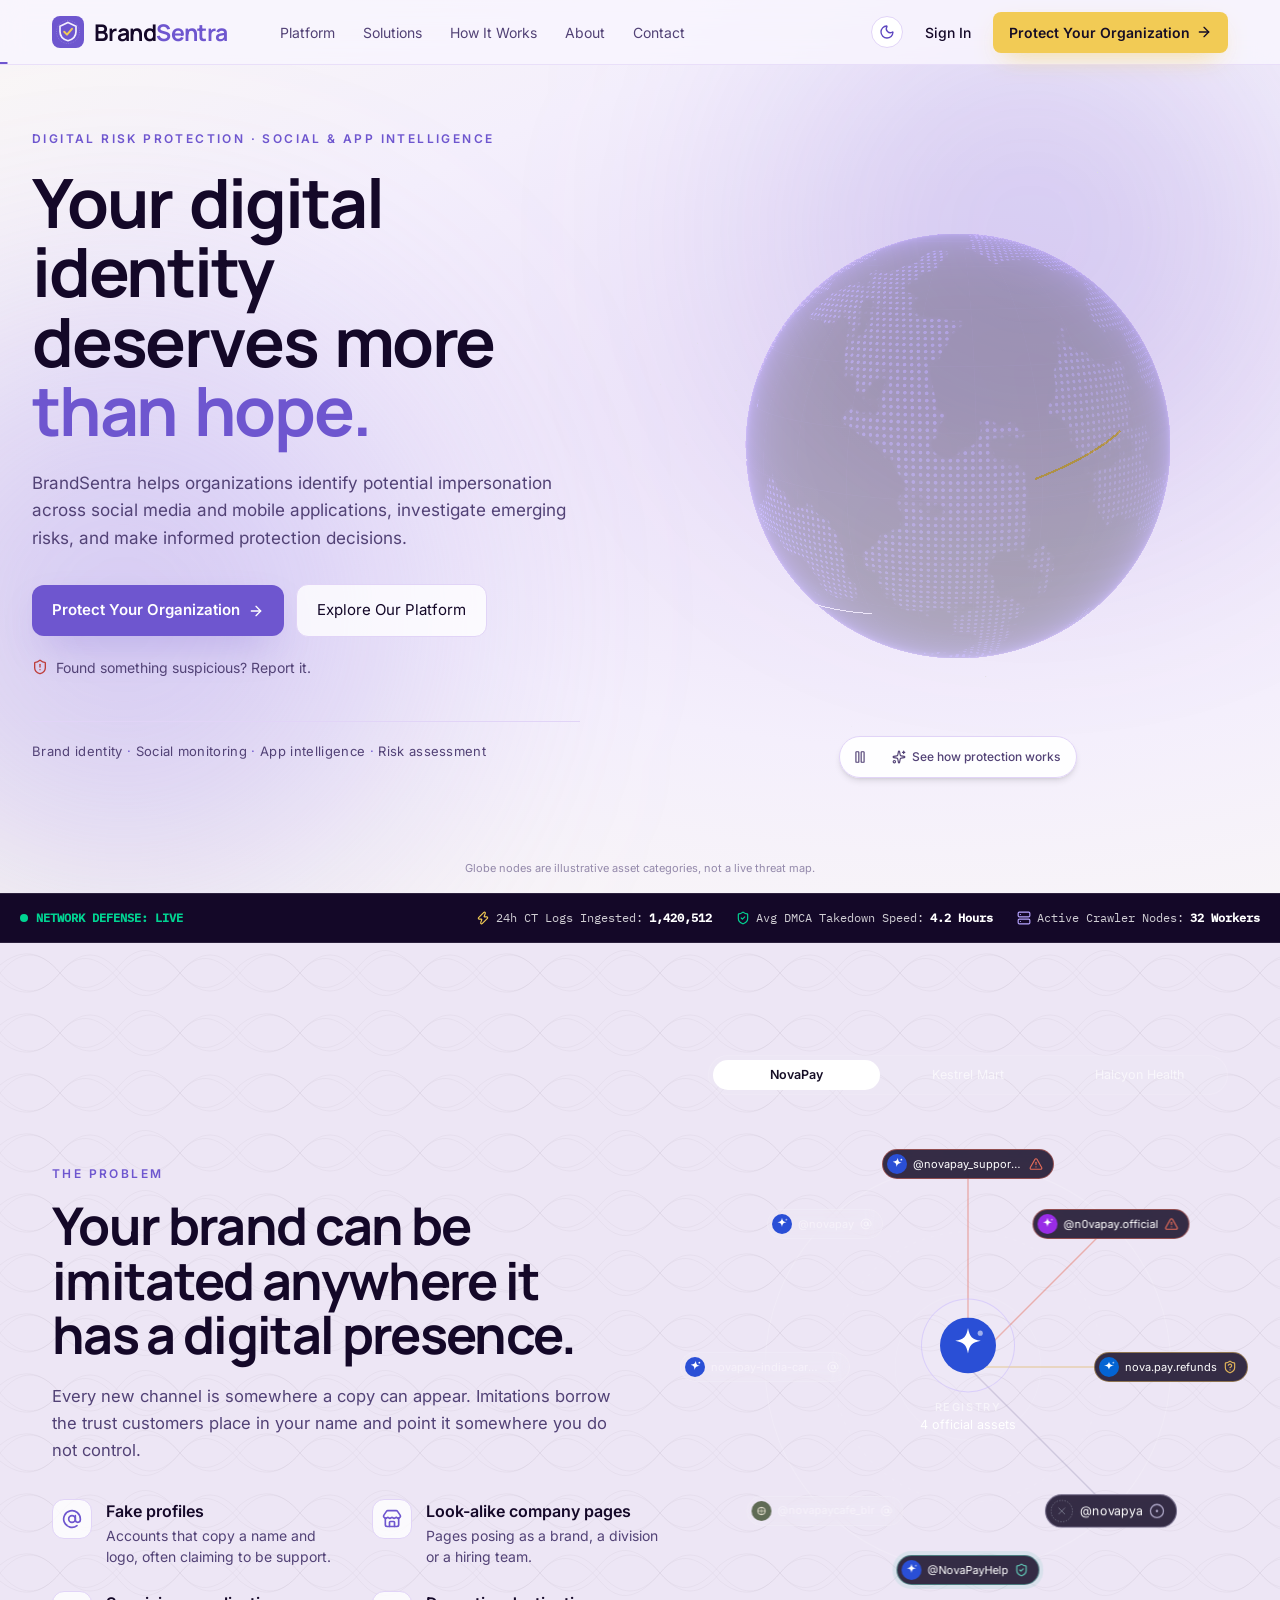
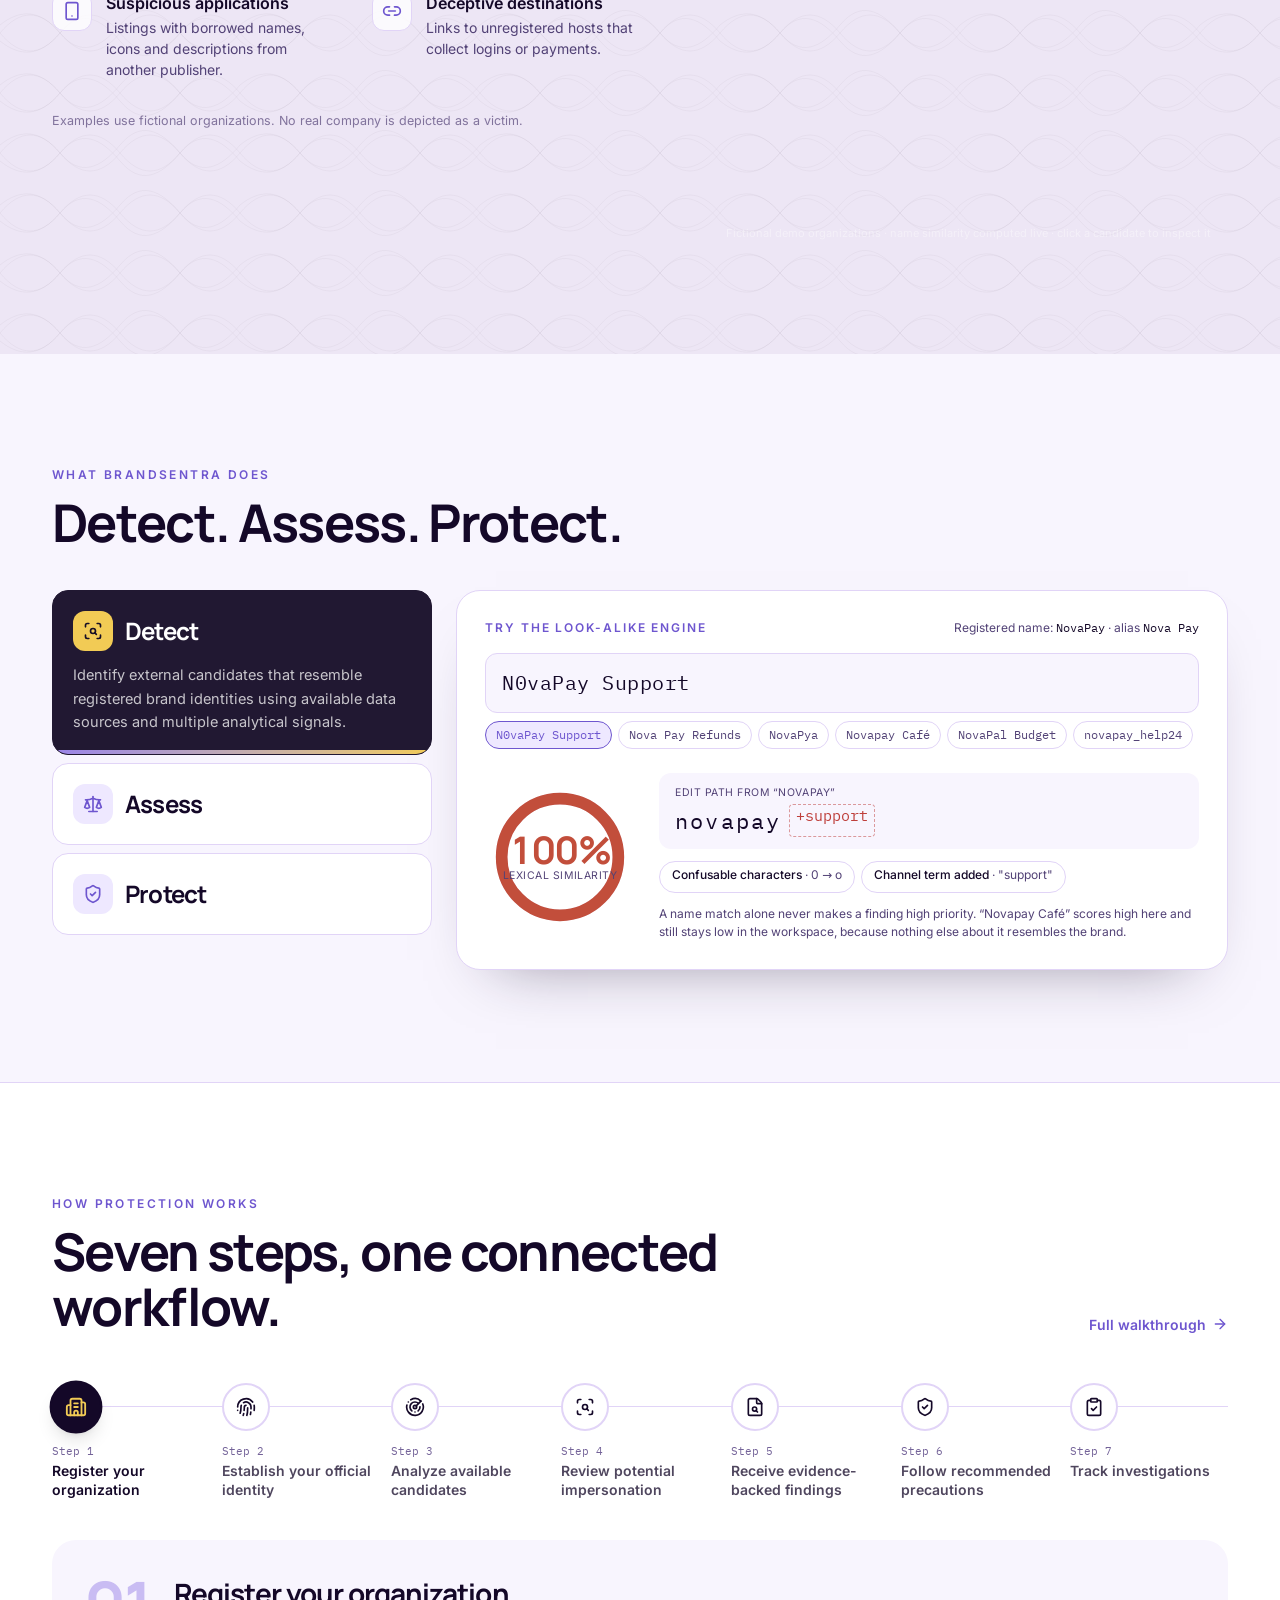
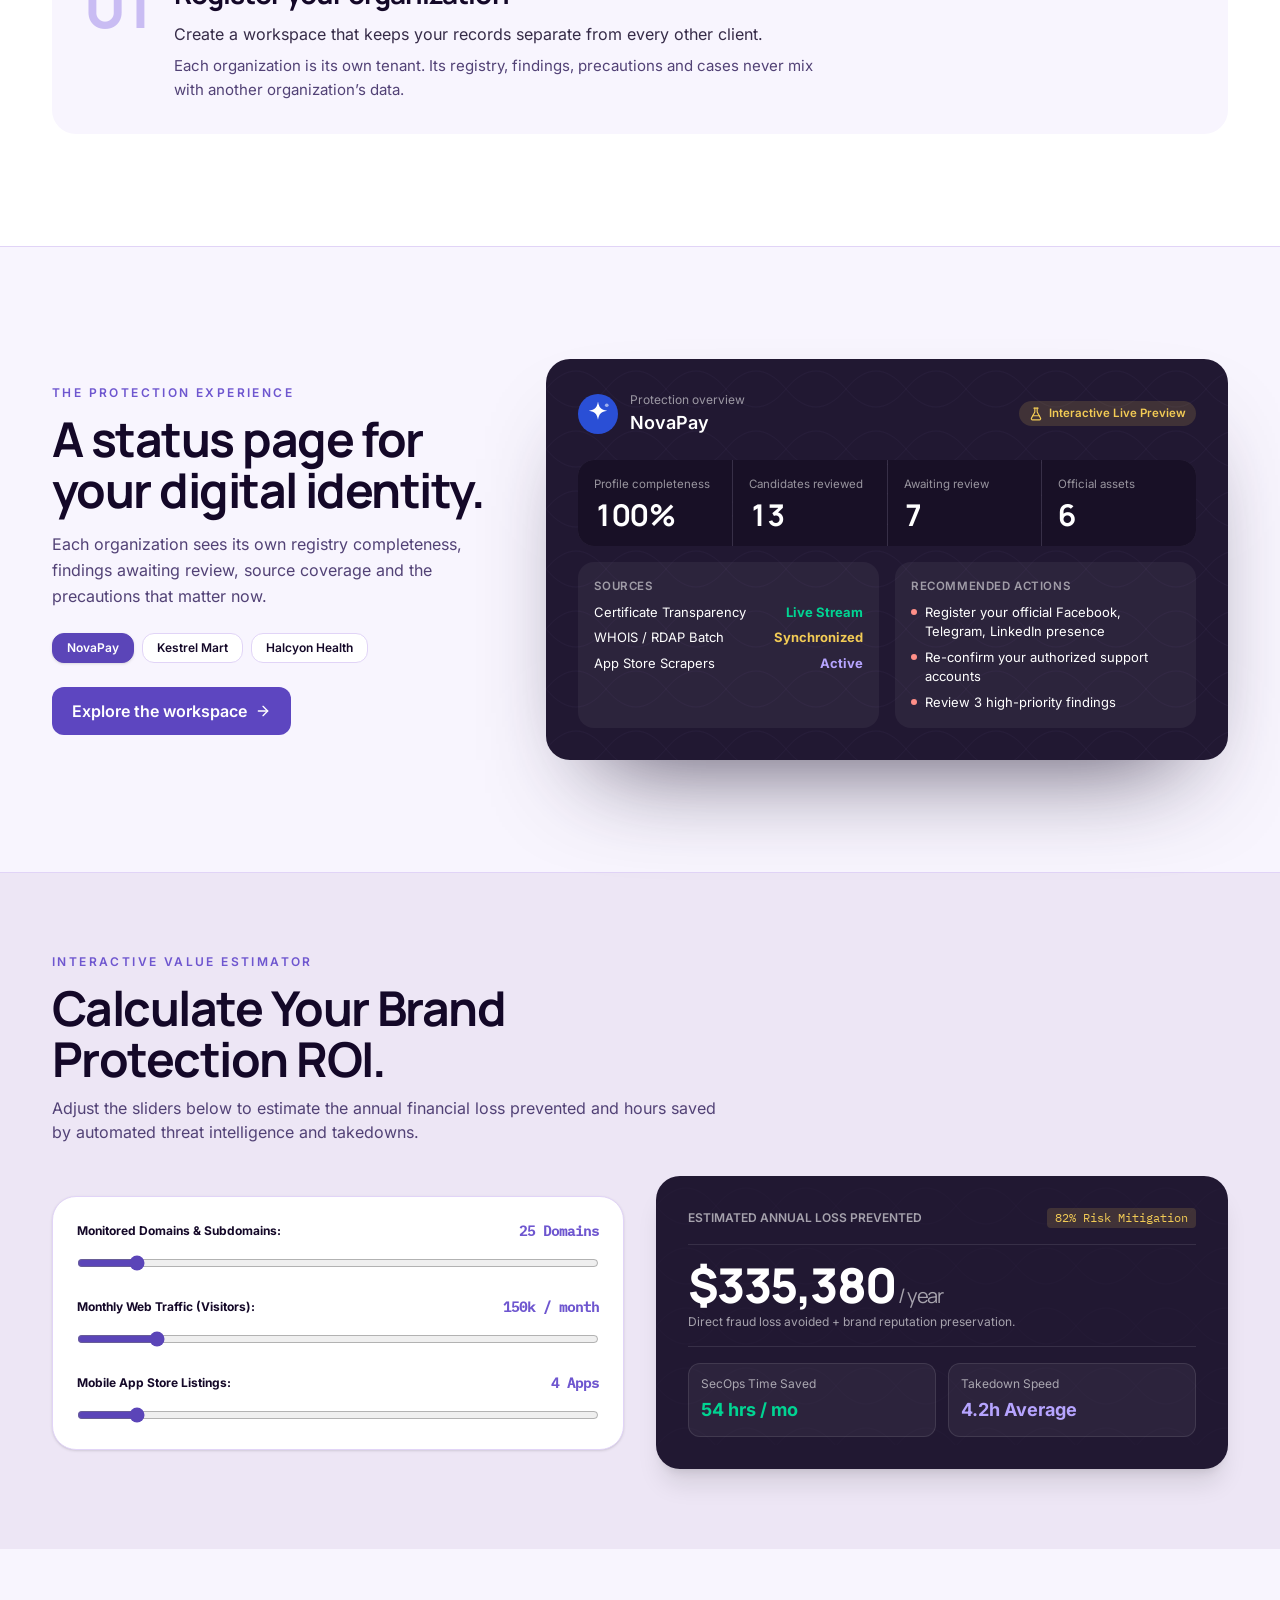
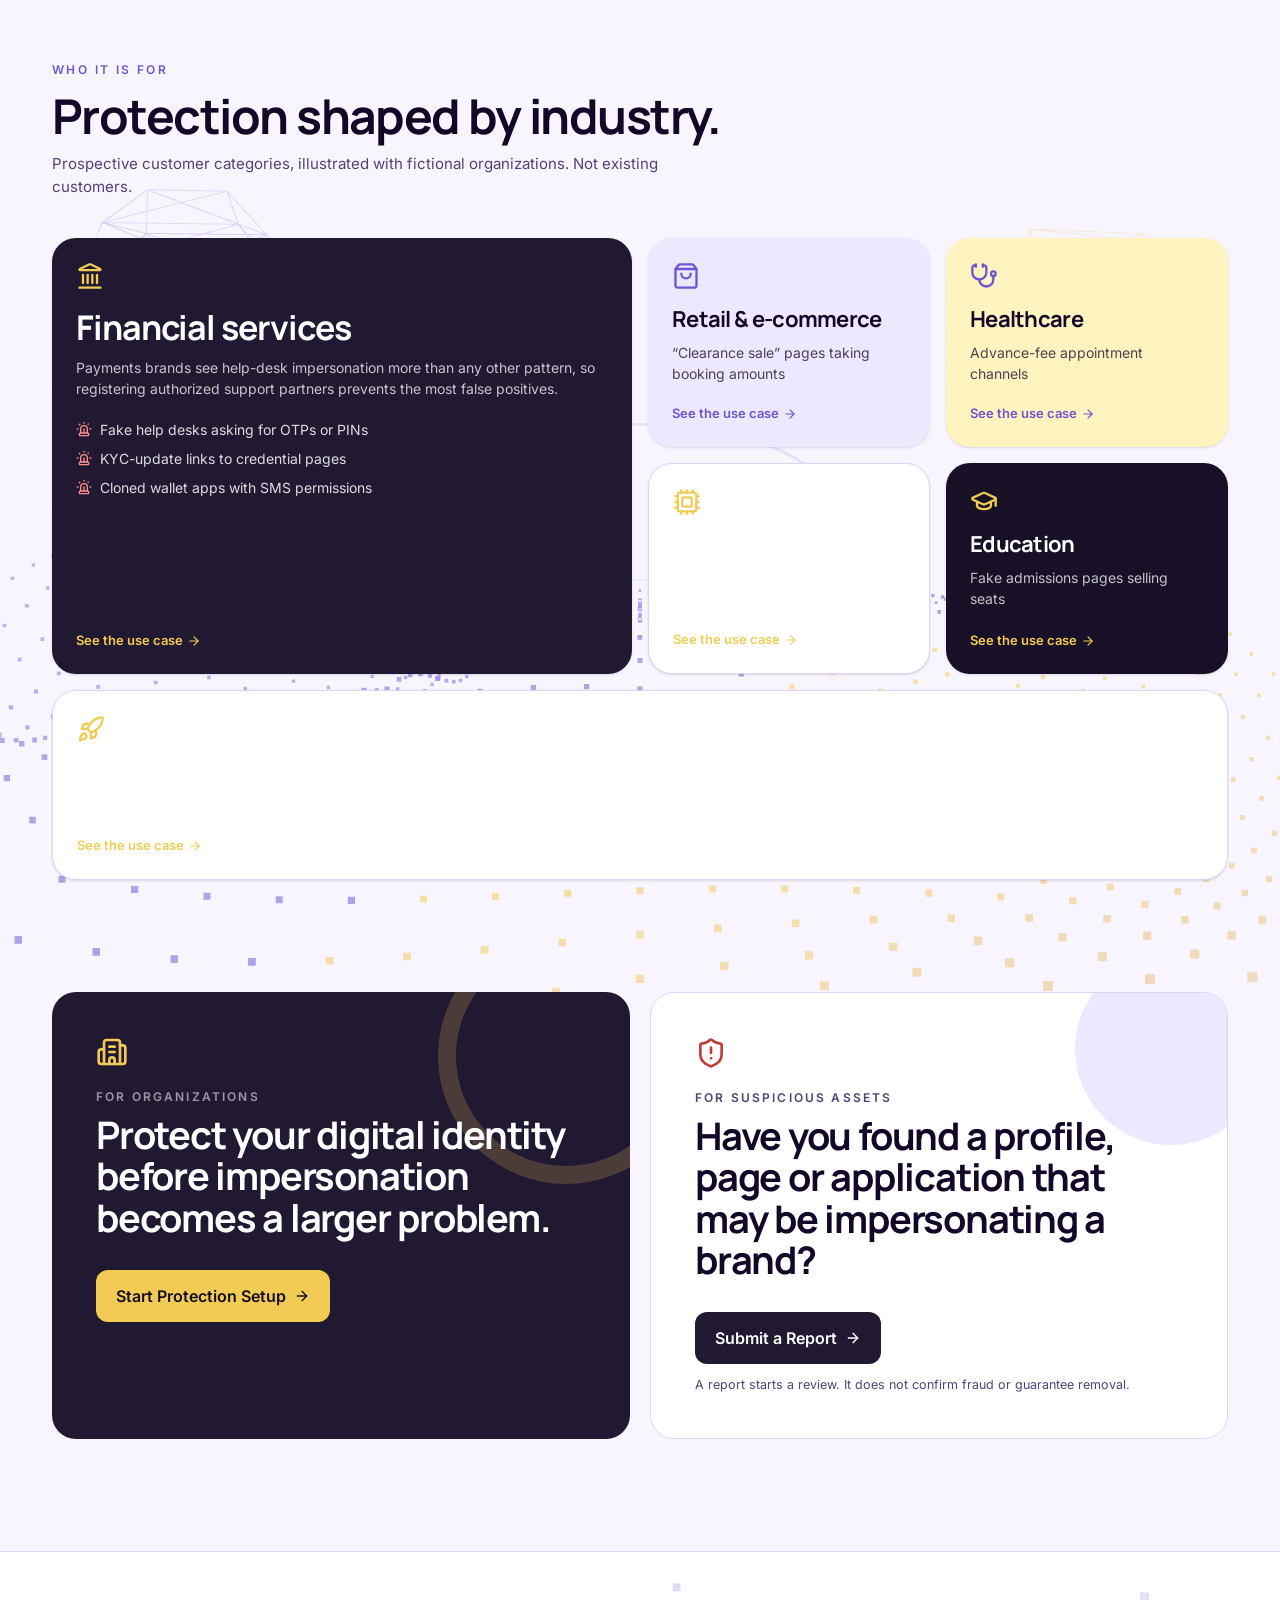
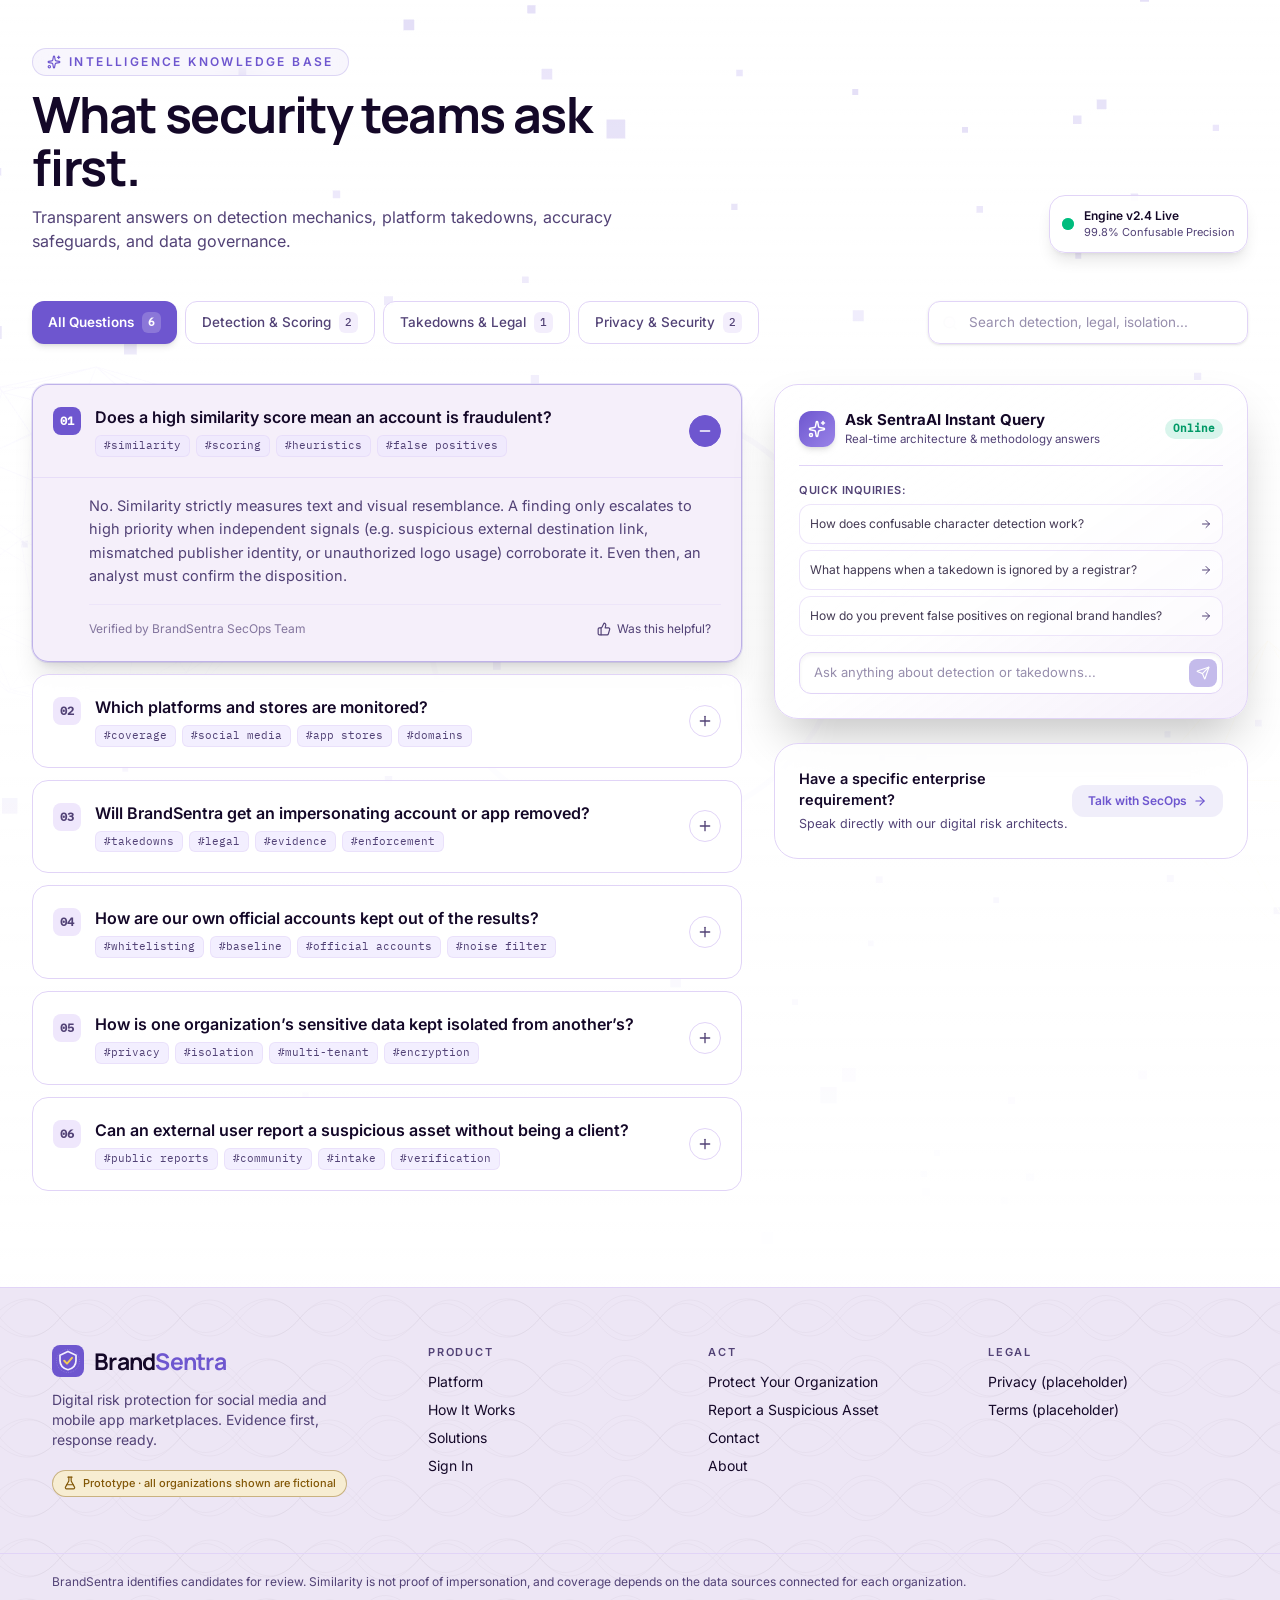
<file: index.html>
<!doctype html>
<html lang="en">
  <head>
    <meta charset="UTF-8" />
    <meta name="viewport" content="width=device-width, initial-scale=1.0" />
    <link rel="icon" type="image/svg+xml" href="./favicon.svg" />
    <title>BrandSentra — Digital Risk Protection & Brand Intelligence</title>
    <meta name="description" content="BrandSentra helps organizations identify potential impersonation across social media and mobile applications, investigate emerging risks, and make informed protection decisions." />
    <script type="module" crossorigin src="./assets/index-HflpsTVm.js"></script>
    <link rel="stylesheet" crossorigin href="./assets/index-BxvYGP_h.css">
  </head>
  <body>
    <div id="root"></div>
  </body>
</html>
</file>
